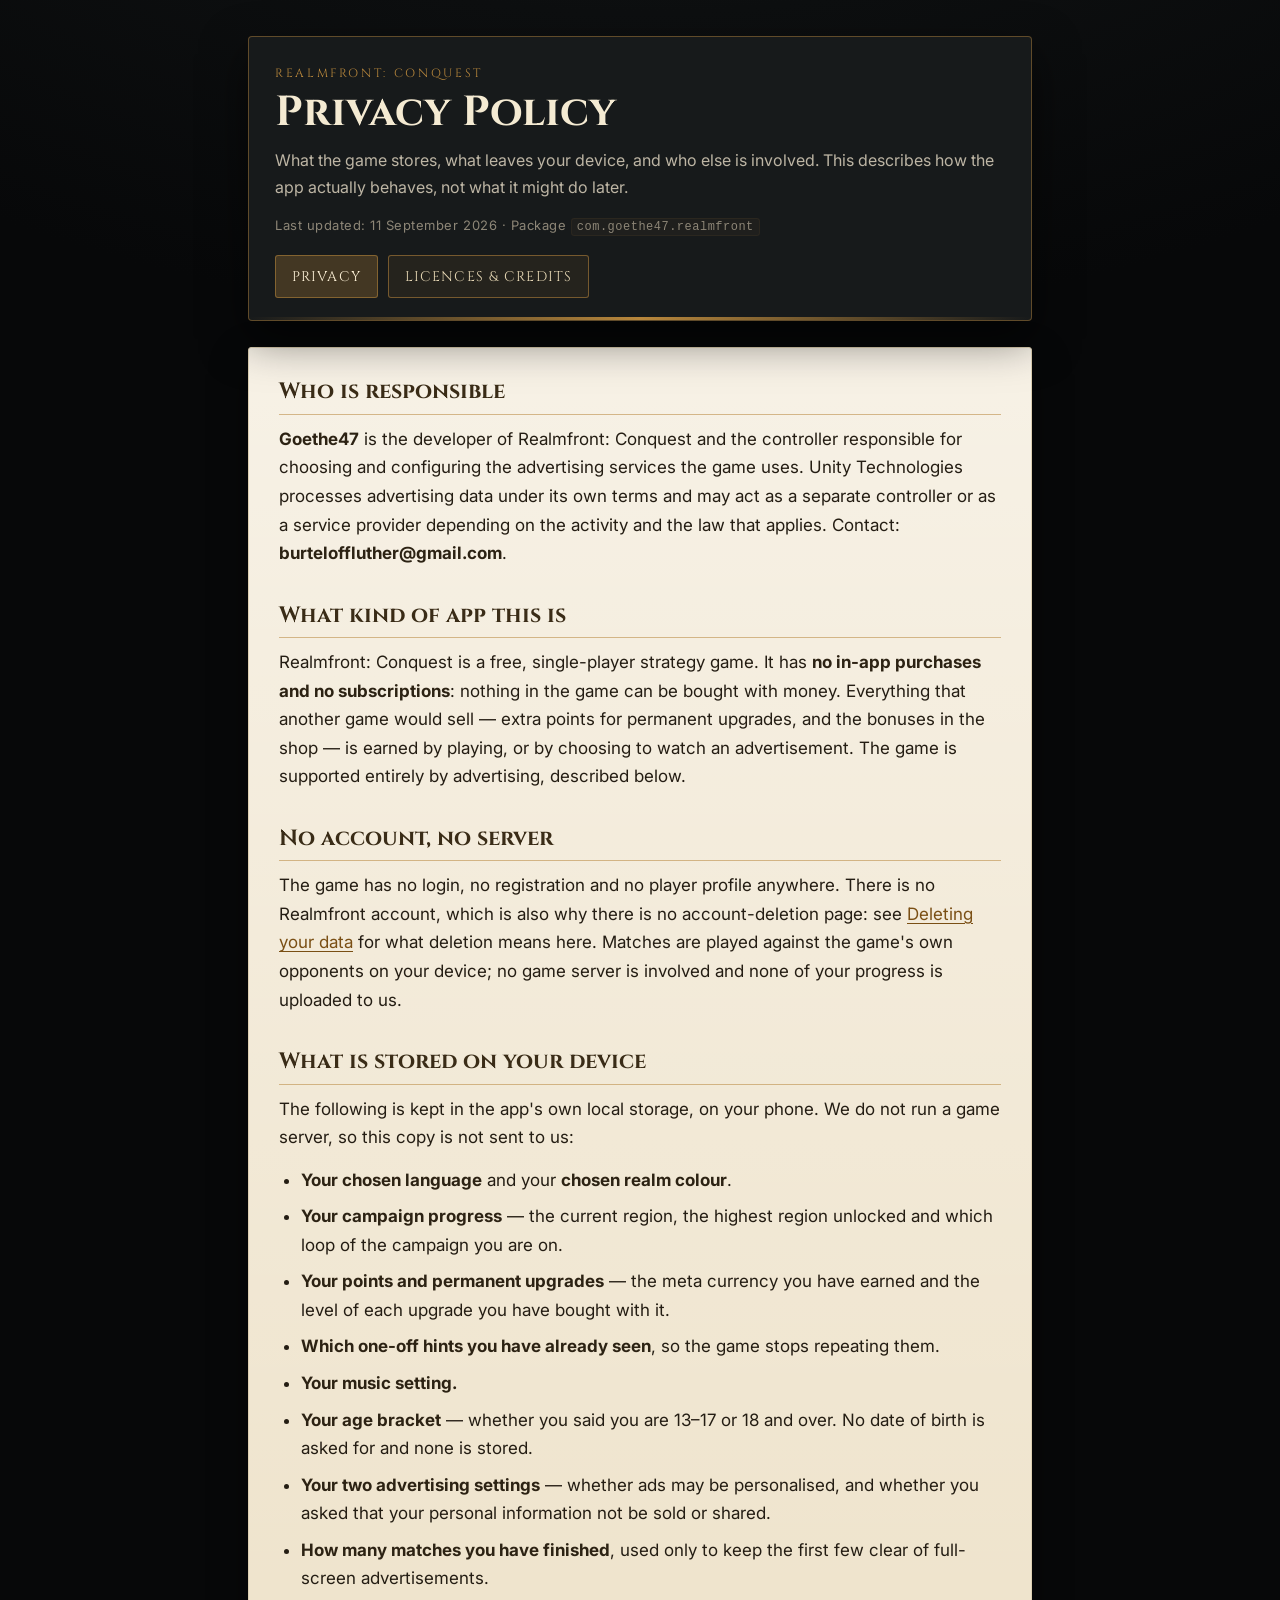
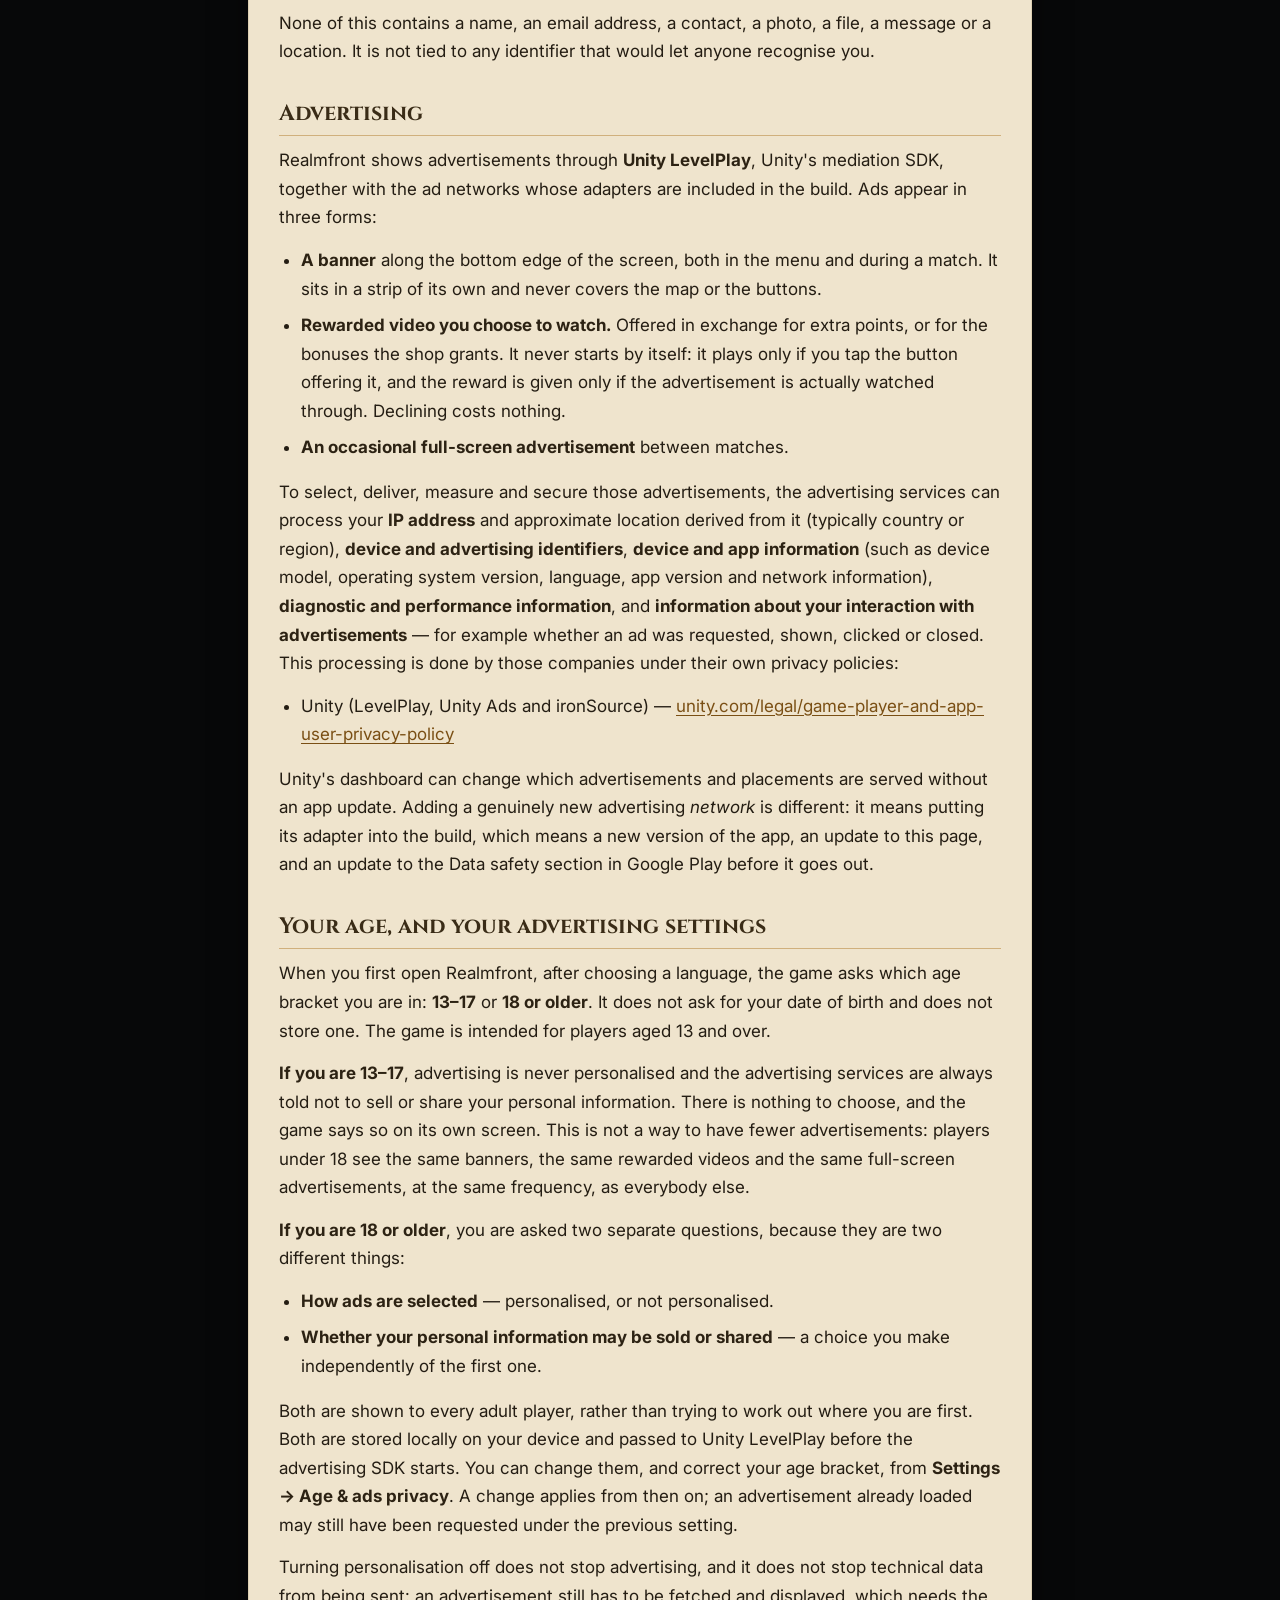
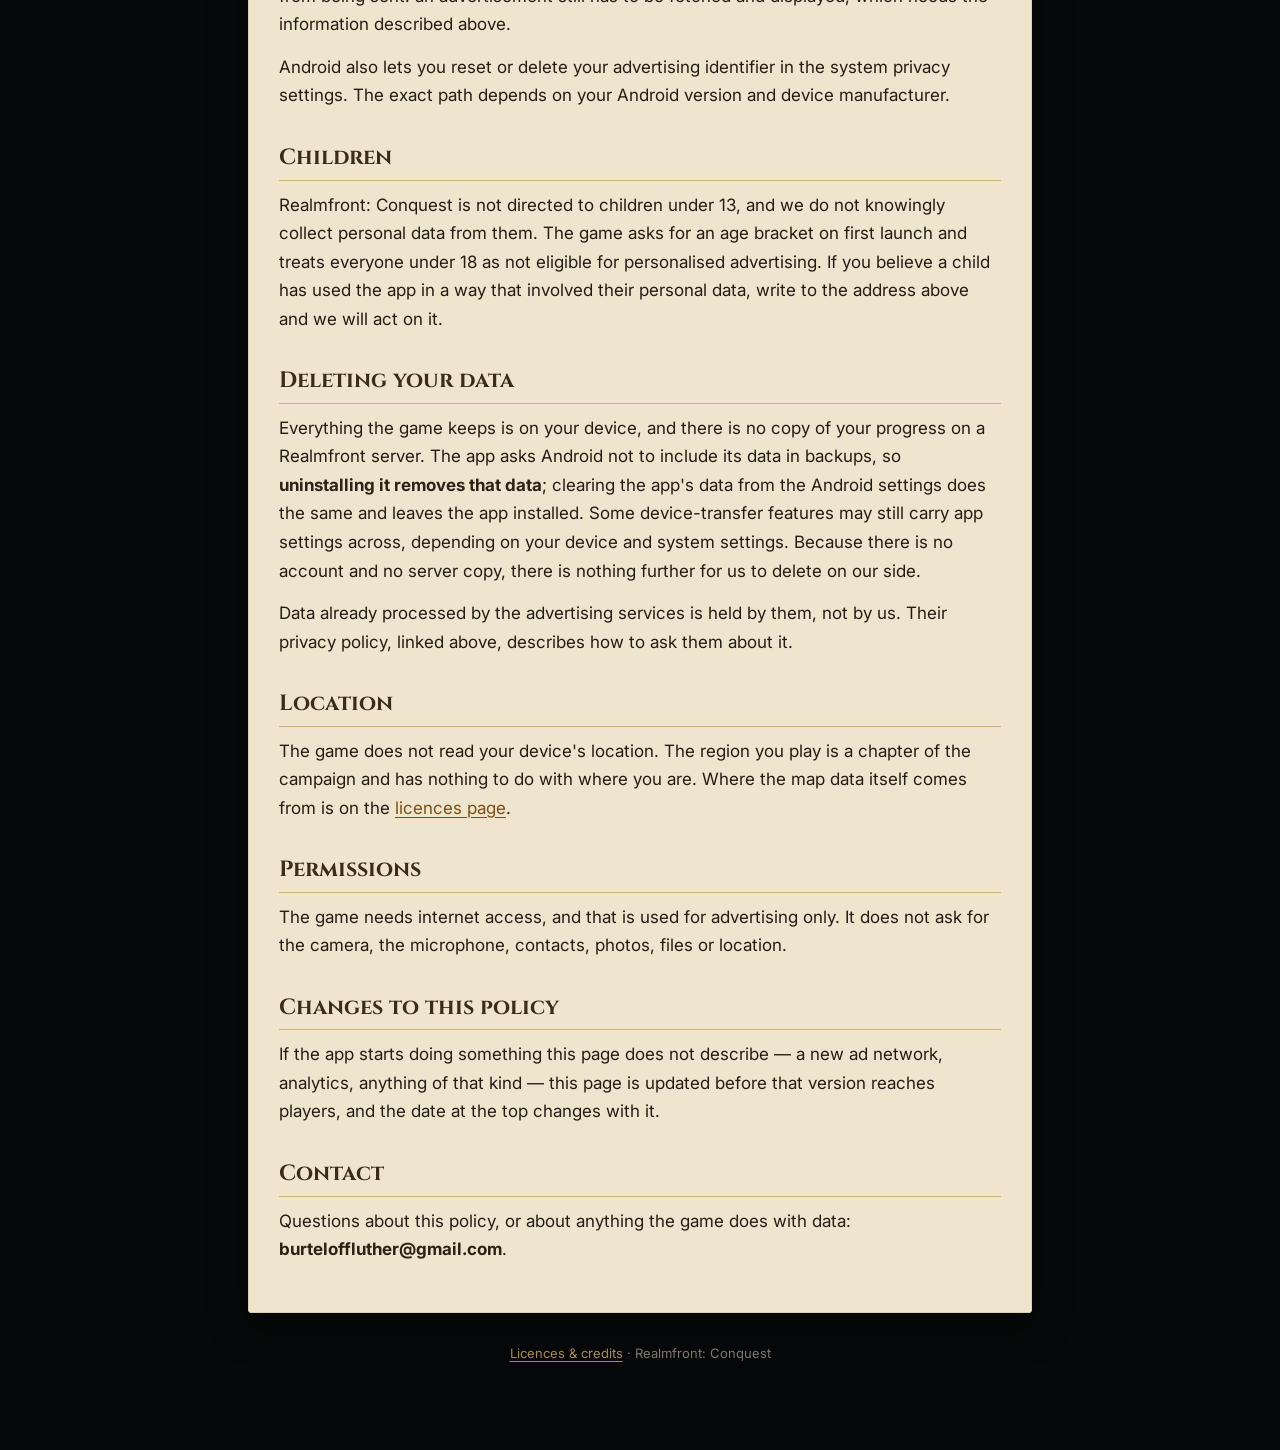
<file: index.html>
<!doctype html>
<html lang="en">
<head>
  <meta charset="utf-8" />
  <meta name="viewport" content="width=device-width,initial-scale=1" />
  <title>Realmfront: Conquest — Privacy Policy</title>
  <meta name="description" content="Privacy policy for Realmfront: Conquest, a free ad-supported strategy game for Android." />
  <link rel="stylesheet" href="styles.css" />
</head>
<body>
  <main class="container">
    <header class="deck">
      <p class="eyebrow">Realmfront: Conquest</p>
      <h1>Privacy Policy</h1>
      <p class="lead">What the game stores, what leaves your device, and who else is involved. This describes how the app actually behaves, not what it might do later.</p>
      <p class="stamp">Last updated: 11 September 2026 · Package <code>com.goethe47.realmfront</code></p>
      <nav class="nav">
        <a href="index.html" aria-current="page">Privacy</a>
        <a href="licenses.html">Licences &amp; credits</a>
      </nav>
    </header>

    <section class="sheet">
      <h2>Who is responsible</h2>
      <p><strong>Goethe47</strong> is the developer of Realmfront: Conquest and the controller responsible for choosing and configuring the advertising services the game uses. Unity Technologies processes advertising data under its own terms and may act as a separate controller or as a service provider depending on the activity and the law that applies. Contact: <strong>burteloffluther@gmail.com</strong>.</p>

      <h2>What kind of app this is</h2>
      <p>Realmfront: Conquest is a free, single-player strategy game. It has <strong>no in-app purchases and no subscriptions</strong>: nothing in the game can be bought with money. Everything that another game would sell — extra points for permanent upgrades, and the bonuses in the shop — is earned by playing, or by choosing to watch an advertisement. The game is supported entirely by advertising, described below.</p>

      <h2>No account, no server</h2>
      <p>The game has no login, no registration and no player profile anywhere. There is no Realmfront account, which is also why there is no account-deletion page: see <a href="#deletion">Deleting your data</a> for what deletion means here. Matches are played against the game's own opponents on your device; no game server is involved and none of your progress is uploaded to us.</p>

      <h2>What is stored on your device</h2>
      <p>The following is kept in the app's own local storage, on your phone. We do not run a game server, so this copy is not sent to us:</p>
      <ul>
        <li><strong>Your chosen language</strong> and your <strong>chosen realm colour</strong>.</li>
        <li><strong>Your campaign progress</strong> — the current region, the highest region unlocked and which loop of the campaign you are on.</li>
        <li><strong>Your points and permanent upgrades</strong> — the meta currency you have earned and the level of each upgrade you have bought with it.</li>
        <li><strong>Which one-off hints you have already seen</strong>, so the game stops repeating them.</li>
        <li><strong>Your music setting.</strong></li>
        <li><strong>Your age bracket</strong> — whether you said you are 13–17 or 18 and over. No date of birth is asked for and none is stored.</li>
        <li><strong>Your two advertising settings</strong> — whether ads may be personalised, and whether you asked that your personal information not be sold or shared.</li>
        <li><strong>How many matches you have finished</strong>, used only to keep the first few clear of full-screen advertisements.</li>
      </ul>
      <p>None of this contains a name, an email address, a contact, a photo, a file, a message or a location. It is not tied to any identifier that would let anyone recognise you.</p>

      <h2>Advertising</h2>
      <p>Realmfront shows advertisements through <strong>Unity LevelPlay</strong>, Unity's mediation SDK, together with the ad networks whose adapters are included in the build. Ads appear in three forms:</p>
      <ul>
        <li><strong>A banner</strong> along the bottom edge of the screen, both in the menu and during a match. It sits in a strip of its own and never covers the map or the buttons.</li>
        <li><strong>Rewarded video you choose to watch.</strong> Offered in exchange for extra points, or for the bonuses the shop grants. It never starts by itself: it plays only if you tap the button offering it, and the reward is given only if the advertisement is actually watched through. Declining costs nothing.</li>
        <li><strong>An occasional full-screen advertisement</strong> between matches.</li>
      </ul>
      <p>To select, deliver, measure and secure those advertisements, the advertising services can process your <strong>IP address</strong> and approximate location derived from it (typically country or region), <strong>device and advertising identifiers</strong>, <strong>device and app information</strong> (such as device model, operating system version, language, app version and network information), <strong>diagnostic and performance information</strong>, and <strong>information about your interaction with advertisements</strong> — for example whether an ad was requested, shown, clicked or closed. This processing is done by those companies under their own privacy policies:</p>
      <ul>
        <li>Unity (LevelPlay, Unity Ads and ironSource) — <a href="https://unity.com/legal/game-player-and-app-user-privacy-policy" rel="noopener">unity.com/legal/game-player-and-app-user-privacy-policy</a></li>
      </ul>
      <p>Unity's dashboard can change which advertisements and placements are served without an app update. Adding a genuinely new advertising <em>network</em> is different: it means putting its adapter into the build, which means a new version of the app, an update to this page, and an update to the Data safety section in Google Play before it goes out.</p>

      <h2>Your age, and your advertising settings</h2>
      <p>When you first open Realmfront, after choosing a language, the game asks which age bracket you are in: <strong>13–17</strong> or <strong>18 or older</strong>. It does not ask for your date of birth and does not store one. The game is intended for players aged 13 and over.</p>
      <p><strong>If you are 13–17</strong>, advertising is never personalised and the advertising services are always told not to sell or share your personal information. There is nothing to choose, and the game says so on its own screen. This is not a way to have fewer advertisements: players under 18 see the same banners, the same rewarded videos and the same full-screen advertisements, at the same frequency, as everybody else.</p>
      <p><strong>If you are 18 or older</strong>, you are asked two separate questions, because they are two different things:</p>
      <ul>
        <li><strong>How ads are selected</strong> — personalised, or not personalised.</li>
        <li><strong>Whether your personal information may be sold or shared</strong> — a choice you make independently of the first one.</li>
      </ul>
      <p>Both are shown to every adult player, rather than trying to work out where you are first. Both are stored locally on your device and passed to Unity LevelPlay before the advertising SDK starts. You can change them, and correct your age bracket, from <strong>Settings → Age &amp; ads privacy</strong>. A change applies from then on; an advertisement already loaded may still have been requested under the previous setting.</p>
      <p>Turning personalisation off does not stop advertising, and it does not stop technical data from being sent: an advertisement still has to be fetched and displayed, which needs the information described above.</p>
      <p>Android also lets you reset or delete your advertising identifier in the system privacy settings. The exact path depends on your Android version and device manufacturer.</p>

      <h2>Children</h2>
      <p>Realmfront: Conquest is not directed to children under 13, and we do not knowingly collect personal data from them. The game asks for an age bracket on first launch and treats everyone under 18 as not eligible for personalised advertising. If you believe a child has used the app in a way that involved their personal data, write to the address above and we will act on it.</p>

      <h2 id="deletion">Deleting your data</h2>
      <p>Everything the game keeps is on your device, and there is no copy of your progress on a Realmfront server. The app asks Android not to include its data in backups, so <strong>uninstalling it removes that data</strong>; clearing the app's data from the Android settings does the same and leaves the app installed. Some device-transfer features may still carry app settings across, depending on your device and system settings. Because there is no account and no server copy, there is nothing further for us to delete on our side.</p>
      <p>Data already processed by the advertising services is held by them, not by us. Their privacy policy, linked above, describes how to ask them about it.</p>

      <h2>Location</h2>
      <p>The game does not read your device's location. The region you play is a chapter of the campaign and has nothing to do with where you are. Where the map data itself comes from is on the <a href="licenses.html">licences page</a>.</p>

      <h2>Permissions</h2>
      <p>The game needs internet access, and that is used for advertising only. It does not ask for the camera, the microphone, contacts, photos, files or location.</p>

      <h2>Changes to this policy</h2>
      <p>If the app starts doing something this page does not describe — a new ad network, analytics, anything of that kind — this page is updated before that version reaches players, and the date at the top changes with it.</p>

      <h2>Contact</h2>
      <p>Questions about this policy, or about anything the game does with data: <strong>burteloffluther@gmail.com</strong>.</p>
    </section>

    <footer>
      <p><a href="licenses.html">Licences &amp; credits</a> · Realmfront: Conquest</p>
    </footer>
  </main>
</body>
</html>
</file>
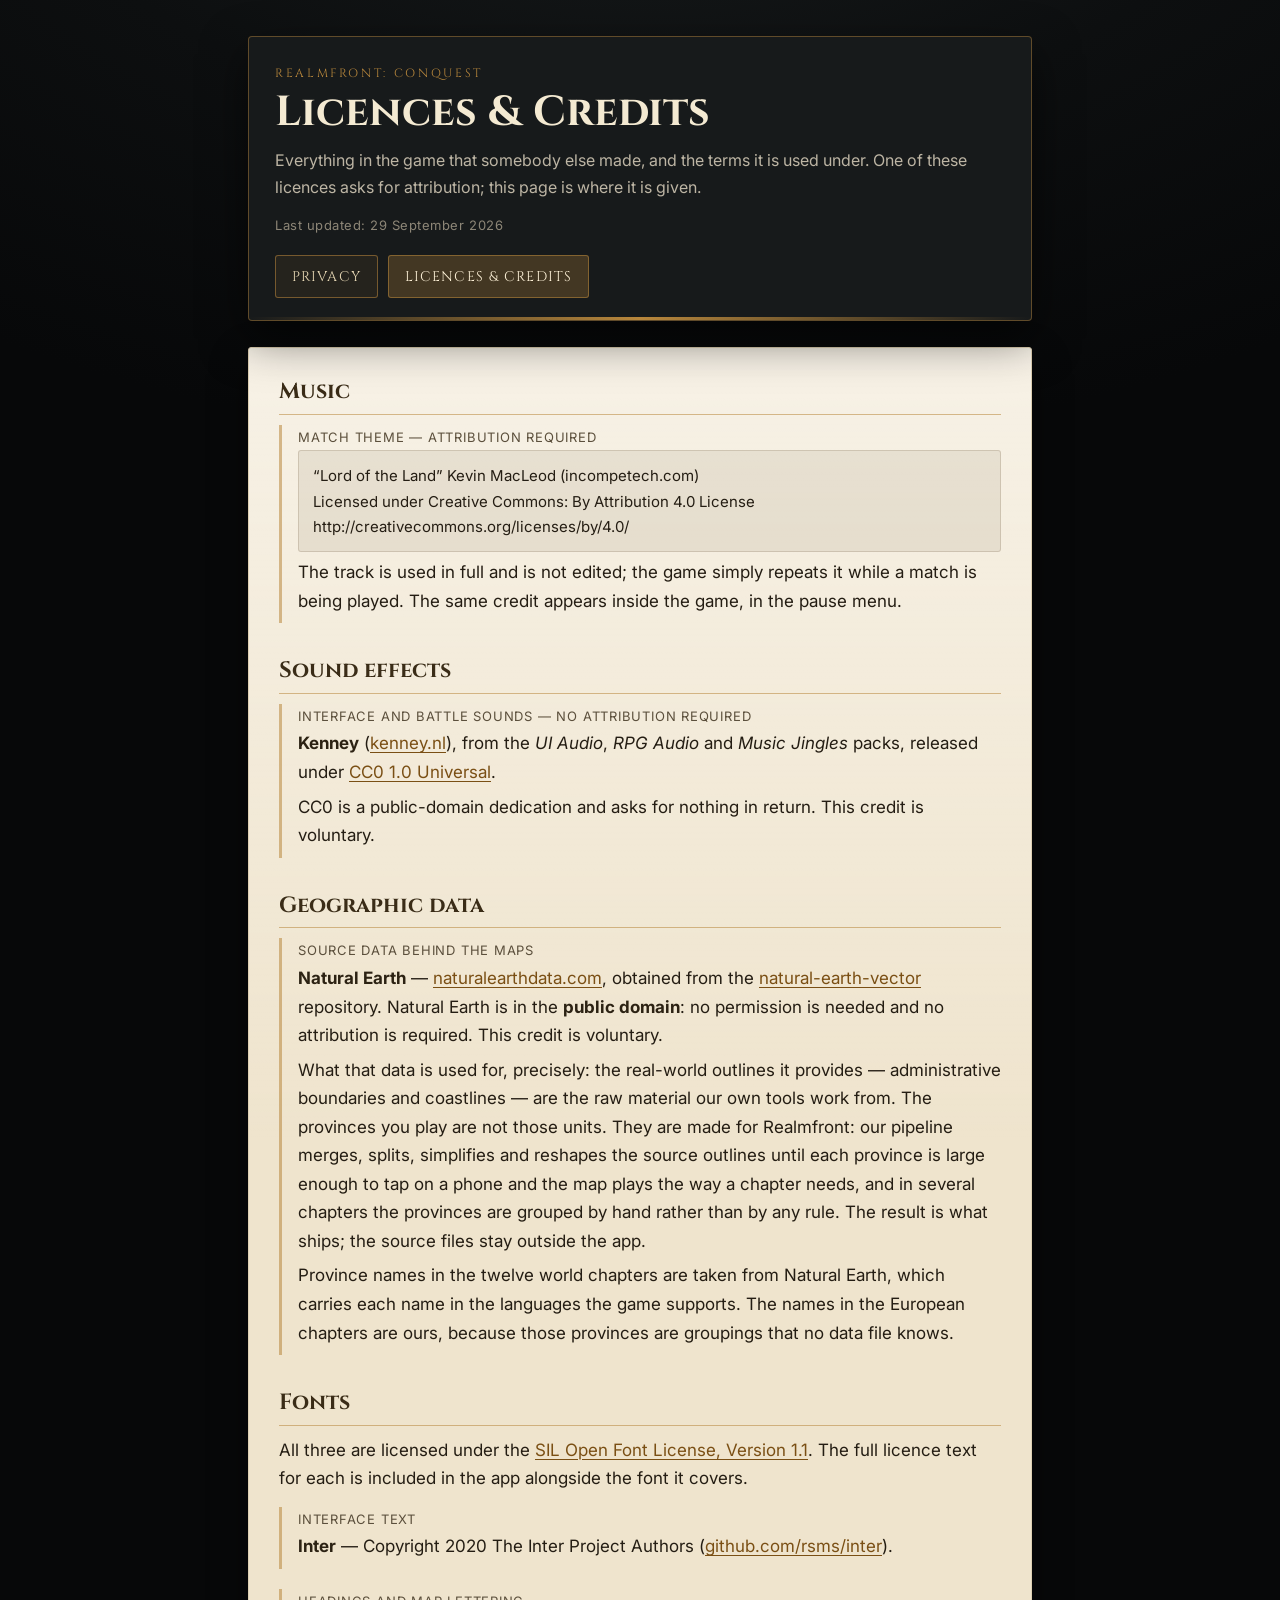
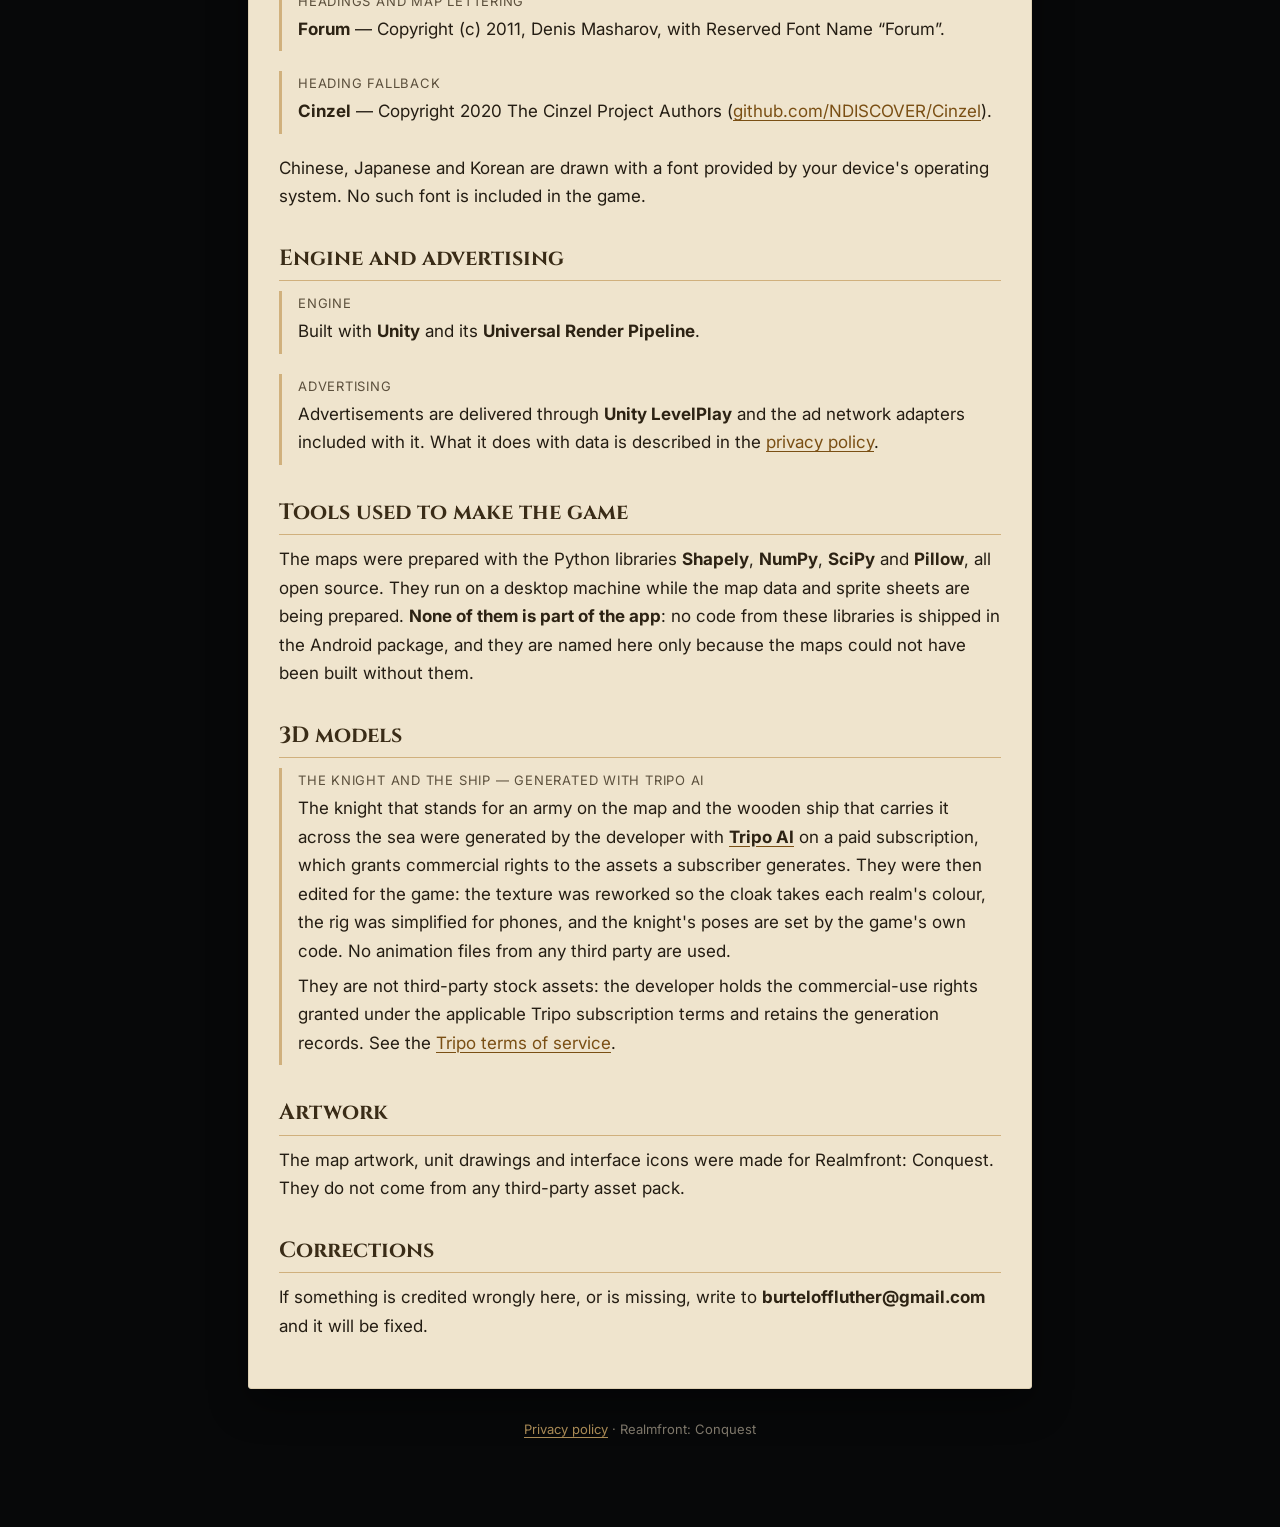
<file: licenses.html>
<!doctype html>
<html lang="en">
<head>
  <meta charset="utf-8" />
  <meta name="viewport" content="width=device-width,initial-scale=1" />
  <title>Realmfront: Conquest — Licences &amp; Credits</title>
  <meta name="description" content="Third-party data, music, sound, fonts, 3D models and software used in Realmfront: Conquest, with their licences." />
  <link rel="stylesheet" href="styles.css" />
</head>
<body>
  <main class="container">
    <header class="deck">
      <p class="eyebrow">Realmfront: Conquest</p>
      <h1>Licences &amp; Credits</h1>
      <p class="lead">Everything in the game that somebody else made, and the terms it is used under. One of these licences asks for attribution; this page is where it is given.</p>
      <p class="stamp">Last updated: 29 September 2026</p>
      <nav class="nav">
        <a href="index.html">Privacy</a>
        <a href="licenses.html" aria-current="page">Licences &amp; credits</a>
      </nav>
    </header>

    <section class="sheet">
      <h2>Music</h2>
      <div class="credit">
        <p class="what">Match theme — attribution required</p>
        <p class="quote">“Lord of the Land” Kevin MacLeod (incompetech.com)<br />Licensed under Creative Commons: By Attribution 4.0 License<br />http://creativecommons.org/licenses/by/4.0/</p>
        <p>The track is used in full and is not edited; the game simply repeats it while a match is being played. The same credit appears inside the game, in the pause menu.</p>
      </div>

      <h2>Sound effects</h2>
      <div class="credit">
        <p class="what">Interface and battle sounds — no attribution required</p>
        <p><strong>Kenney</strong> (<a href="https://kenney.nl" rel="noopener">kenney.nl</a>), from the <em>UI Audio</em>, <em>RPG Audio</em> and <em>Music Jingles</em> packs, released under <a href="https://creativecommons.org/publicdomain/zero/1.0/" rel="noopener">CC0 1.0 Universal</a>.</p>
        <p>CC0 is a public-domain dedication and asks for nothing in return. This credit is voluntary.</p>
      </div>

      <h2>Geographic data</h2>
      <div class="credit">
        <p class="what">Source data behind the maps</p>
        <p><strong>Natural Earth</strong> — <a href="https://www.naturalearthdata.com/" rel="noopener">naturalearthdata.com</a>, obtained from the <a href="https://github.com/nvkelso/natural-earth-vector" rel="noopener">natural-earth-vector</a> repository. Natural Earth is in the <strong>public domain</strong>: no permission is needed and no attribution is required. This credit is voluntary.</p>
        <p>What that data is used for, precisely: the real-world outlines it provides — administrative boundaries and coastlines — are the raw material our own tools work from. The provinces you play are not those units. They are made for Realmfront: our pipeline merges, splits, simplifies and reshapes the source outlines until each province is large enough to tap on a phone and the map plays the way a chapter needs, and in several chapters the provinces are grouped by hand rather than by any rule. The result is what ships; the source files stay outside the app.</p>
        <p>Province names in the twelve world chapters are taken from Natural Earth, which carries each name in the languages the game supports. The names in the European chapters are ours, because those provinces are groupings that no data file knows.</p>
      </div>

      <h2>Fonts</h2>
      <p>All three are licensed under the <a href="https://openfontlicense.org/" rel="noopener">SIL Open Font License, Version 1.1</a>. The full licence text for each is included in the app alongside the font it covers.</p>
      <div class="credit">
        <p class="what">Interface text</p>
        <p><strong>Inter</strong> — Copyright 2020 The Inter Project Authors (<a href="https://github.com/rsms/inter" rel="noopener">github.com/rsms/inter</a>).</p>
      </div>
      <div class="credit">
        <p class="what">Headings and map lettering</p>
        <p><strong>Forum</strong> — Copyright (c) 2011, Denis Masharov, with Reserved Font Name “Forum”.</p>
      </div>
      <div class="credit">
        <p class="what">Heading fallback</p>
        <p><strong>Cinzel</strong> — Copyright 2020 The Cinzel Project Authors (<a href="https://github.com/NDISCOVER/Cinzel" rel="noopener">github.com/NDISCOVER/Cinzel</a>).</p>
      </div>
      <p>Chinese, Japanese and Korean are drawn with a font provided by your device's operating system. No such font is included in the game.</p>

      <h2>Engine and advertising</h2>
      <div class="credit">
        <p class="what">Engine</p>
        <p>Built with <strong>Unity</strong> and its <strong>Universal Render Pipeline</strong>.</p>
      </div>
      <div class="credit">
        <p class="what">Advertising</p>
        <p>Advertisements are delivered through <strong>Unity LevelPlay</strong> and the ad network adapters included with it. What it does with data is described in the <a href="index.html">privacy policy</a>.</p>
      </div>

      <h2>Tools used to make the game</h2>
      <p>The maps were prepared with the Python libraries <strong>Shapely</strong>, <strong>NumPy</strong>, <strong>SciPy</strong> and <strong>Pillow</strong>, all open source. They run on a desktop machine while the map data and sprite sheets are being prepared. <strong>None of them is part of the app</strong>: no code from these libraries is shipped in the Android package, and they are named here only because the maps could not have been built without them.</p>

      <h2>3D models</h2>
      <div class="credit">
        <p class="what">The knight and the ship — generated with Tripo AI</p>
        <p>The knight that stands for an army on the map and the wooden ship that carries it across the sea were generated by the developer with <a href="https://www.tripo3d.ai/" rel="noopener"><strong>Tripo AI</strong></a> on a paid subscription, which grants commercial rights to the assets a subscriber generates. They were then edited for the game: the texture was reworked so the cloak takes each realm's colour, the rig was simplified for phones, and the knight's poses are set by the game's own code. No animation files from any third party are used.</p>
        <p>They are not third-party stock assets: the developer holds the commercial-use rights granted under the applicable Tripo subscription terms and retains the generation records. See the <a href="https://www.tripo3d.ai/terms" rel="noopener">Tripo terms of service</a>.</p>
      </div>

      <h2>Artwork</h2>
      <p>The map artwork, unit drawings and interface icons were made for Realmfront: Conquest. They do not come from any third-party asset pack.</p>

      <h2>Corrections</h2>
      <p>If something is credited wrongly here, or is missing, write to <strong>burteloffluther@gmail.com</strong> and it will be fixed.</p>
    </section>

    <footer>
      <p><a href="index.html">Privacy policy</a> · Realmfront: Conquest</p>
    </footer>
  </main>
</body>
</html>
</file>
<file: styles.css>
/* Realmfront: Conquest — legal pages.
   The game is a parchment map under a dark command deck with gold rules, and
   these pages are the same three materials: dark ground, parchment sheet, gold. */

@import url("https://fonts.googleapis.com/css2?family=Cinzel:wght@500;700&family=Inter:wght@400;500;600&display=swap");

:root {
  --ground: #0d0f10;
  --ground-deep: #070809;
  --parchment: #efe4cd;
  --parchment-edge: #ddcfb2;
  --ink: #241d13;
  --ink-soft: #5b4f3c;
  --gold: #b8873c;
  --gold-bright: #d8a85a;
  --gold-line: rgba(184, 135, 60, 0.55);
  --deck: #171a1b;
}

* { box-sizing: border-box; }

html { -webkit-text-size-adjust: 100%; }

body {
  margin: 0;
  background:
    radial-gradient(1200px 700px at 50% -8%, #1b1f20 0%, var(--ground) 55%, var(--ground-deep) 100%);
  color: var(--ink);
  font-family: "Inter", "Segoe UI", system-ui, sans-serif;
  line-height: 1.68;
  font-size: 17px;
}

.container {
  max-width: 820px;
  margin: 0 auto;
  padding: 36px 18px 72px;
}

/* --- the command deck at the top of every page ---------------------------- */

.deck {
  background: var(--deck);
  border: 1px solid rgba(184, 135, 60, 0.45);
  border-radius: 4px;
  padding: 26px 26px 22px;
  margin-bottom: 26px;
  box-shadow: 0 18px 46px rgba(0, 0, 0, 0.55);
  position: relative;
}

.deck::after {
  content: "";
  position: absolute;
  left: 0;
  right: 0;
  bottom: 0;
  height: 3px;
  background: linear-gradient(90deg, transparent, var(--gold), transparent);
}

.eyebrow {
  margin: 0 0 6px;
  font-family: "Cinzel", Georgia, serif;
  letter-spacing: 0.22em;
  text-transform: uppercase;
  font-size: 12px;
  color: var(--gold);
}

.deck h1 {
  margin: 0 0 10px;
  font-family: "Cinzel", Georgia, serif;
  font-weight: 700;
  font-size: clamp(28px, 6vw, 42px);
  line-height: 1.14;
  color: #f4ead2;
}

.lead {
  margin: 0;
  color: #bdb5a4;
  font-size: 16px;
}

.stamp {
  margin: 14px 0 0;
  font-size: 13px;
  color: #8d8677;
  letter-spacing: 0.04em;
}

/* --- the parchment the text is written on --------------------------------- */

.sheet {
  background:
    linear-gradient(180deg, rgba(255, 255, 255, 0.5) 0%, rgba(255, 255, 255, 0) 30%),
    var(--parchment);
  border: 1px solid var(--parchment-edge);
  border-radius: 3px;
  padding: 30px 30px 34px;
  box-shadow: 0 14px 38px rgba(0, 0, 0, 0.42);
}

.sheet + .sheet { margin-top: 22px; }

h2 {
  font-family: "Cinzel", Georgia, serif;
  font-weight: 700;
  font-size: 22px;
  line-height: 1.25;
  margin: 34px 0 10px;
  padding-bottom: 8px;
  border-bottom: 1px solid var(--gold-line);
  color: #3a2c17;
}

.sheet > h2:first-child { margin-top: 0; }

h3 {
  font-family: "Cinzel", Georgia, serif;
  font-size: 17px;
  margin: 22px 0 6px;
  color: #3a2c17;
}

p { margin: 0 0 14px; }

ul { margin: 0 0 16px; padding-left: 22px; }

li { margin-bottom: 8px; }

strong { color: #2c2213; }

code {
  font-family: ui-monospace, "Cascadia Mono", Consolas, monospace;
  font-size: 0.92em;
  background: rgba(90, 70, 40, 0.12);
  border: 1px solid rgba(90, 70, 40, 0.2);
  border-radius: 3px;
  padding: 1px 5px;
}

a { color: #7a4f14; text-underline-offset: 3px; }

a:hover { color: #96631a; }

/* --- credit entries ------------------------------------------------------- */

.credit {
  border-left: 3px solid var(--gold-line);
  padding: 2px 0 2px 16px;
  margin: 0 0 20px;
}

.credit p { margin: 0 0 6px; }

.credit .what {
  font-size: 13px;
  letter-spacing: 0.06em;
  text-transform: uppercase;
  color: var(--ink-soft);
  margin-bottom: 2px;
}

.quote {
  background: rgba(90, 70, 40, 0.09);
  border: 1px solid rgba(90, 70, 40, 0.18);
  border-radius: 3px;
  padding: 12px 14px;
  font-size: 15px;
  margin: 0 0 12px;
}

/* --- links between the two pages ------------------------------------------ */

.nav {
  display: flex;
  flex-wrap: wrap;
  gap: 10px;
  margin-top: 18px;
}

.nav a {
  font-family: "Cinzel", Georgia, serif;
  font-size: 14px;
  letter-spacing: 0.08em;
  text-transform: uppercase;
  text-decoration: none;
  color: #e8d9b6;
  border: 1px solid rgba(184, 135, 60, 0.55);
  border-radius: 3px;
  padding: 9px 16px;
  background: rgba(184, 135, 60, 0.09);
}

.nav a:hover {
  background: rgba(184, 135, 60, 0.2);
  color: #fff3d9;
}

.nav a[aria-current="page"] {
  background: rgba(184, 135, 60, 0.28);
  color: #fff3d9;
}

footer {
  margin-top: 30px;
  text-align: center;
  color: #7e776a;
  font-size: 13px;
}

footer a { color: #a98a55; }

@media (max-width: 560px) {
  body { font-size: 16px; }
  .sheet { padding: 22px 18px 26px; }
  .deck { padding: 20px 18px 18px; }
}
</file>
